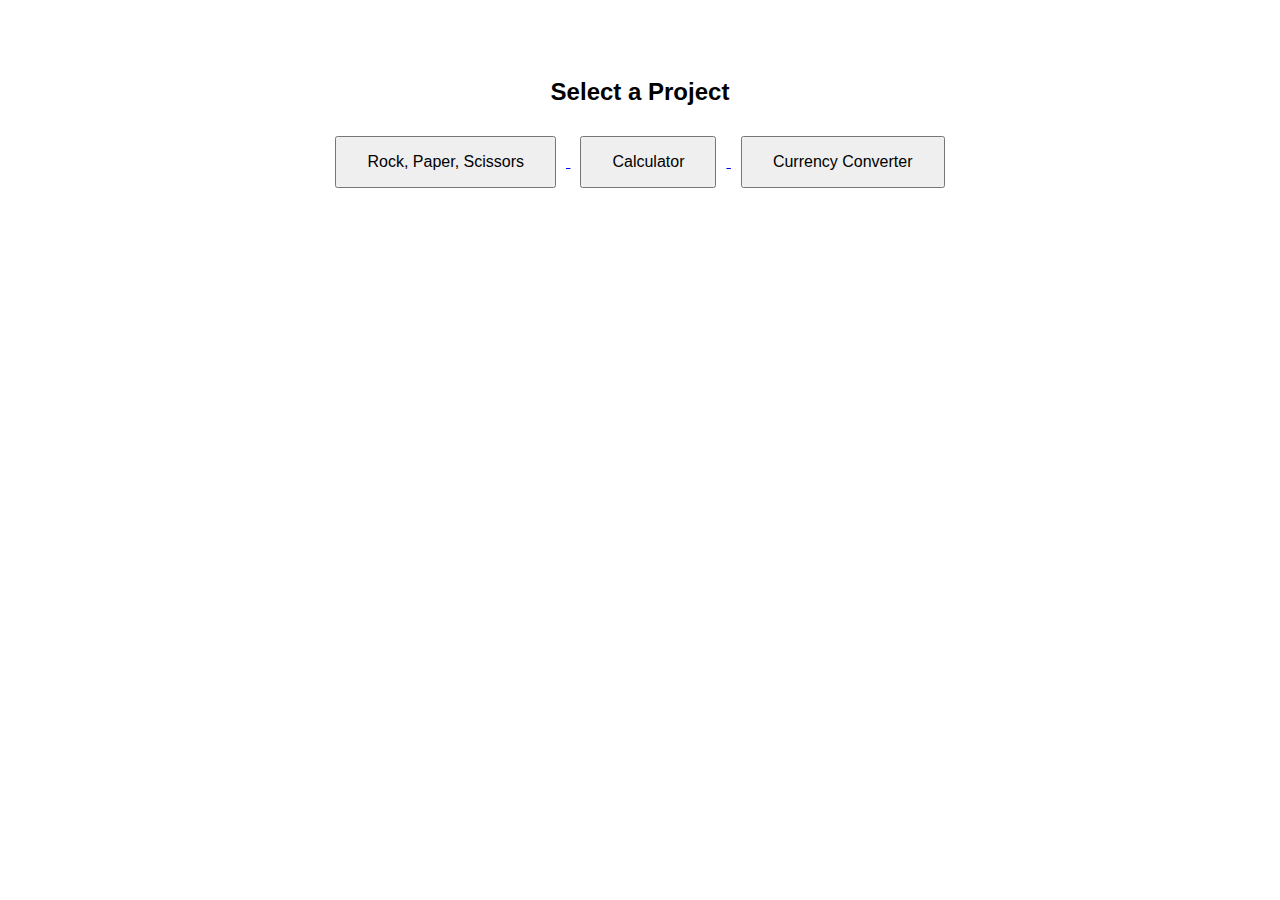
<file: index.html>
<!DOCTYPE html>
<html lang="en">
<head>
    <meta charset="UTF-8">
    <meta name="viewport" content="width=device-width, initial-scale=1.0">
    <title>My Practice Projects</title>
    <style>
        body {
            font-family: Arial, sans-serif;
            text-align: center;
            padding: 50px;
        }
        button {
            margin: 10px;
            padding: 15px 30px;
            font-size: 16px;
            cursor: pointer;
        }
    </style>
</head>
<body>
    <h2>Select a Project</h2>

    <!-- Rock, Paper, Scissors Project Button -->
    <a href="./RPS/index.html">
        <button>Rock, Paper, Scissors</button>
    </a>

    <!-- Calculator Project Button -->
    <a href="./Calculator/index.html">
        <button>Calculator</button>
    </a>

    <!-- Currency Converter Project Button -->
    <a href="./Converter/index.html">
        <button>Currency Converter</button>
    </a>
</body>
</html>
</file>
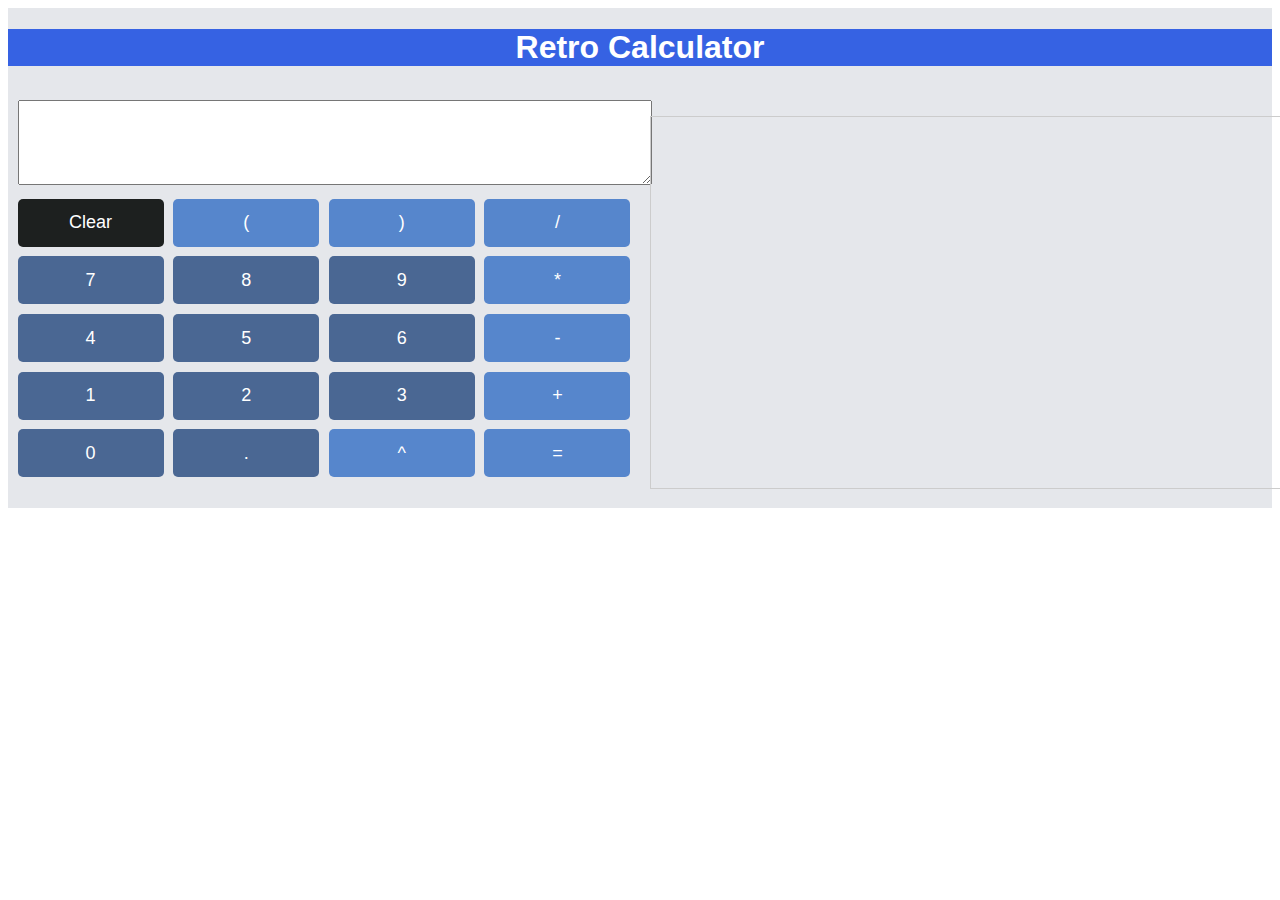
<file: Calculator/index.html>
<!-- 
Rashaan Lightpool
Class Project: Calculator WebApp
SD 230 - Professor Stuart, WCC
11/06/2023

This is a calculator web app that will allow the user to input numbers and 
operators to calculate a result.
I chose to use buttons instead of keyboard input because it easier to guarantee 
that the user will only input numbers and operators.
 -->

<!DOCTYPE html>
<html lang="en">
  <head>
    <meta charset="UTF-8" />
    <meta name="viewport" content="width=device-width, initial-scale=1.0" />
    <link rel="stylesheet" href="styles.css" />
    <title>Calculator WebApp</title>
  </head>

  <body>
    <div class="calculator">
      <h1>Retro Calculator</h1>
      <div class="content">
        <div class="left-column">
          <textarea id="display" readonly></textarea>
          <div class="buttons">
            <button class="clear">Clear</button>
            <button class="operator">(</button>
            <button class="operator">)</button>
            <button class="operator">/</button>
            <button class="number">7</button>
            <button class="number">8</button>
            <button class="number">9</button>
            <button class="operator">*</button>
            <button class="number">4</button>
            <button class="number">5</button>
            <button class="number">6</button>
            <button class="operator">-</button>
            <button class="number">1</button>
            <button class="number">2</button>
            <button class="number">3</button>
            <button class="operator">+</button>
            <button class="number">0</button>
            <button class="decimal">.</button>
            <button class="operator">^</button>
            <button class="operator">=</button>
          </div>
        </div>
        <div class="right-column">
          <div class="history">
            <ul id="history" readonly></ul>
          </div>
        </div>
      </div>
    </div>

    <script src="script.js"></script>
  </body>
</html>
</file>
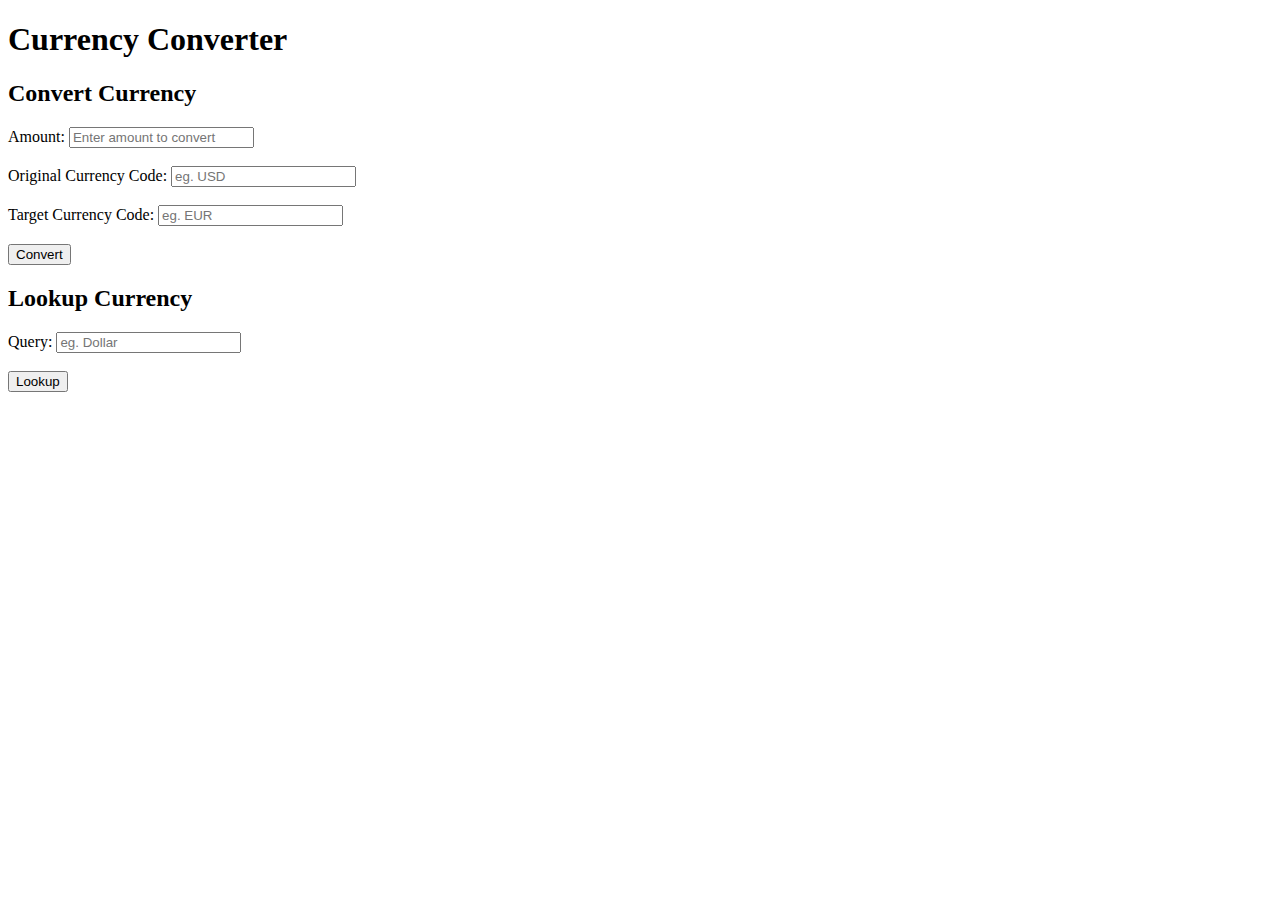
<file: Converter/index.html>
<!-- 
Rashaan Lightpool
Project 1: Currency Converter WebApp
SD 230 - Professor Stuart, WCC
10/16/2023

This is a currency converter web app that allows the user to convert between
currencies and look up currencies.
I would like to add drop down menus for the currency codes to make it easier
for the user to input the correct currency code.
-->

<!DOCTYPE html>
<html lang="en">
<head>
    <meta charset="UTF-8">
    <title>Currency Converter</title>
    
</head>
<body>
    <h1>Currency Converter</h1>

    <!-- Currency conversion section -->
    <h2>Convert Currency</h2>
    <label>
        Amount:
        <input type="number" id="amount" placeholder="Enter amount to convert">
    </label>
    <br><br>
    <label>
        Original Currency Code:
        <input type="text" id="baseCurrency" placeholder="eg. USD">
    </label>
    <br><br>
    <label>
        Target Currency Code:
        <input type="text" id="targetCurrency" placeholder="eg. EUR">
    </label>
    <br><br>
    <button onclick="convertCurrency(document.getElementById('amount').value , document.getElementById('baseCurrency').value , document.getElementById('targetCurrency').value)">Convert</button>
    <div class="result" id="conversionResult"></div>

    <!-- Currency lookup section -->
    <h2>Lookup Currency</h2>
    <label>
        Query:
        <input type="text" id="currencyQuery" placeholder="eg. Dollar">
    </label>
    <br><br>
    <button onclick="lookupCurrency(document.getElementById('currencyQuery').value)">Lookup</button>
    <div class="result" id="lookupResult"></div>

    <!-- JavaScript -->
    <script src="script.js"></script>

</body>
</html>
</file>
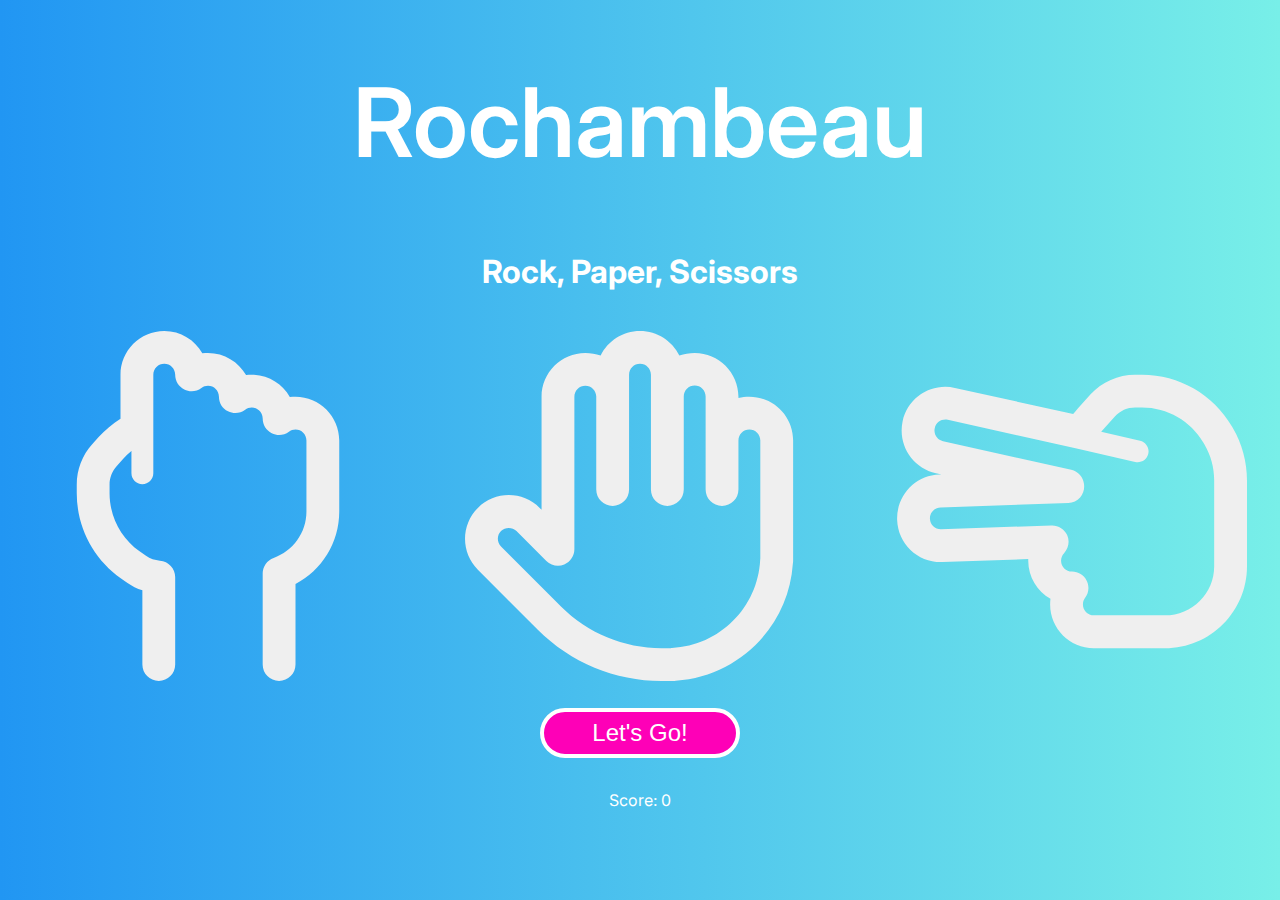
<file: RPS/index.html>
<!-- 
Rashaan Lightpool
Project 1: Rock, Paper, Scissors WebApp
SD 235 - Professor Stuart, WCC
10/16/2023
-->

<!DOCTYPE html>
<html lang="en">
  <head>
    <meta charset="utf-8" />
    <meta name="viewport" content="width=device-width, initial-scale=1.0" />
    <link rel="stylesheet" href="css/styles.css" />
    <link rel="preconnect" href="https://fonts.googleapis.com">
    <link rel="preconnect" href="https://fonts.gstatic.com" crossorigin>
    <link href="https://fonts.googleapis.com/css2?family=Inter:wght@600;700&display=swap" rel="stylesheet">
    <title>Rock, Paper, Scissors</title>
  </head>
  <body class="game-container">
    <h1 class="game-title">Rochambeau</h1>
    <div class="game-display">Rock, Paper, Scissors</div>
    <div class="choice-container">
      <div class="choice" id="rock">
        <svg
          xmlns="http://www.w3.org/2000/svg"
          height="1em"
          viewBox="0 0 448 512"
          class="choice-image"
        >
          <!--! Font Awesome Free 6.4.2 by @fontawesome - https://fontawesome.com License - https://fontawesome.com/license (Commercial License) Copyright 2023 Fonticons, Inc. -->
          <path
            fill="currentColor"
            d="M144 64c0-8.8 7.2-16 16-16s16 7.2 16 16c0 9.1 5.1 17.4 13.3 21.5s17.9 3.2 25.1-2.3c2.7-2 6-3.2 9.6-3.2c8.8 0 16 7.2 16 16c0 9.1 5.1 17.4 13.3 21.5s17.9 3.2 25.1-2.3c2.7-2 6-3.2 9.6-3.2c8.8 0 16 7.2 16 16c0 9.1 5.1 17.4 13.3 21.5s17.9 3.2 25.1-2.3c2.7-2 6-3.2 9.6-3.2c8.8 0 16 7.2 16 16V264c0 31.3-20 58-48 67.9c-9.6 3.4-16 12.5-16 22.6V488c0 13.3 10.7 24 24 24s24-10.7 24-24V370.2c38-20.1 64-60.1 64-106.2V160c0-35.3-28.7-64-64-64c-2.8 0-5.6 .2-8.3 .5C332.8 77.1 311.9 64 288 64c-2.8 0-5.6 .2-8.3 .5C268.8 45.1 247.9 32 224 32c-2.8 0-5.6 .2-8.3 .5C204.8 13.1 183.9 0 160 0C124.7 0 96 28.7 96 64v64.3c-11.7 7.4-22.5 16.4-32 26.9l17.8 16.1L64 155.2l-9.4 10.5C40 181.8 32 202.8 32 224.6v12.8c0 49.6 24.2 96.1 64.8 124.5l13.8-19.7L96.8 361.9l8.9 6.2c6.9 4.8 14.4 8.6 22.3 11.3V488c0 13.3 10.7 24 24 24s24-10.7 24-24V359.9c0-12.6-9.8-23.1-22.4-23.9c-7.3-.5-14.3-2.9-20.3-7.1l-13.1 18.7 13.1-18.7-8.9-6.2C96.6 303.1 80 271.3 80 237.4V224.6c0-9.9 3.7-19.4 10.3-26.8l9.4-10.5c3.8-4.2 7.9-8.1 12.3-11.6V208c0 8.8 7.2 16 16 16s16-7.2 16-16V142.3 128 64z"
          />
        </svg>
      </div>
      <div class="choice" id="paper">
        <svg
          xmlns="http://www.w3.org/2000/svg"
          height="1em"
          viewBox="0 0 512 512"
          class="choice-image"
        >
          <!--! Font Awesome Free 6.4.2 by @fontawesome - https://fontawesome.com License - https://fontawesome.com/license (Commercial License) Copyright 2023 Fonticons, Inc. -->
          <path
            fill="currentColor"
            d="M256 0c-25.3 0-47.2 14.7-57.6 36c-7-2.6-14.5-4-22.4-4c-35.3 0-64 28.7-64 64V261.5l-2.7-2.7c-25-25-65.5-25-90.5 0s-25 65.5 0 90.5L106.5 437c48 48 113.1 75 181 75H296h8c1.5 0 3-.1 4.5-.4c91.7-6.2 165-79.4 171.1-171.1c.3-1.5 .4-3 .4-4.5V160c0-35.3-28.7-64-64-64c-5.5 0-10.9 .7-16 2V96c0-35.3-28.7-64-64-64c-7.9 0-15.4 1.4-22.4 4C303.2 14.7 281.3 0 256 0zM240 96.1c0 0 0-.1 0-.1V64c0-8.8 7.2-16 16-16s16 7.2 16 16V95.9c0 0 0 .1 0 .1V232c0 13.3 10.7 24 24 24s24-10.7 24-24V96c0 0 0 0 0-.1c0-8.8 7.2-16 16-16s16 7.2 16 16v55.9c0 0 0 .1 0 .1v80c0 13.3 10.7 24 24 24s24-10.7 24-24V160.1c0 0 0-.1 0-.1c0-8.8 7.2-16 16-16s16 7.2 16 16V332.9c-.1 .6-.1 1.3-.2 1.9c-3.4 69.7-59.3 125.6-129 129c-.6 0-1.3 .1-1.9 .2H296h-8.5c-55.2 0-108.1-21.9-147.1-60.9L52.7 315.3c-6.2-6.2-6.2-16.4 0-22.6s16.4-6.2 22.6 0L119 336.4c6.9 6.9 17.2 8.9 26.2 5.2s14.8-12.5 14.8-22.2V96c0-8.8 7.2-16 16-16c8.8 0 16 7.1 16 15.9V232c0 13.3 10.7 24 24 24s24-10.7 24-24V96.1z"
          />
        </svg>
      </div>
      <div class="choice" id="scissors">
        <svg
          xmlns="http://www.w3.org/2000/svg"
          height="1em"
          viewBox="0 0 512 512"
            class="choice-image"
        >
          <!--! Font Awesome Free 6.4.2 by @fontawesome - https://fontawesome.com License - https://fontawesome.com/license (Commercial License) Copyright 2023 Fonticons, Inc. -->
          <path
            fill="currentColor"
            d="M.2 276.3c-1.2-35.3 26.4-65 61.7-66.2l3.3-.1L57 208.1C22.5 200.5 .7 166.3 8.3 131.8S50.2 75.5 84.7 83.2l173 38.3c2.3-2.9 4.7-5.7 7.1-8.5l18.4-20.3C299.9 74.5 323.5 64 348.3 64l10.2 0c54.1 0 104.1 28.7 131.3 75.4l1.5 2.6c13.6 23.2 20.7 49.7 20.7 76.6L512 344c0 66.3-53.7 120-120 120l-8 0-96 0c-35.3 0-64-28.7-64-64c0-2.8 .2-5.6 .5-8.3c-19.4-11-32.5-31.8-32.5-55.7c0-.8 0-1.6 0-2.4L66.4 338c-35.3 1.2-65-26.4-66.2-61.7zm63.4-18.2c-8.8 .3-15.7 7.7-15.4 16.5s7.7 15.7 16.5 15.4l161.5-5.6c9.8-.3 18.7 5.3 22.7 14.2s2.2 19.3-4.5 26.4c-2.8 2.9-4.4 6.7-4.4 11c0 8.8 7.2 16 16 16c9.1 0 17.4 5.1 21.5 13.3s3.2 17.9-2.3 25.1c-2 2.7-3.2 6-3.2 9.6c0 8.8 7.2 16 16 16l96 0 8 0c39.8 0 72-32.2 72-72l0-125.4c0-18.4-4.9-36.5-14.2-52.4l-1.5-2.6c-18.6-32-52.8-51.6-89.8-51.6l-10.2 0c-11.3 0-22 4.8-29.6 13.1l-17.5-15.9 17.5 15.9-18.4 20.3c-.6 .6-1.1 1.3-1.7 1.9l57 13.2c8.6 2 14 10.6 12 19.2s-10.6 14-19.2 12l-85.6-19.7L74.3 130c-8.6-1.9-17.2 3.5-19.1 12.2s3.5 17.2 12.2 19.1l187.5 41.6c10.2 2.3 17.8 10.9 18.7 21.4l.1 1c.6 6.6-1.5 13.1-5.8 18.1s-10.6 7.9-17.2 8.2L63.6 258.1z"
          />
        </svg>
      </div>
    </div>
    <div class="game-bottom">
      <button class="start-button">Let's Go!</button>
      <div class="score-text">Score: 0</div>
    </div>
    <script src="script.js"></script>
  </body>
</html>
</file>
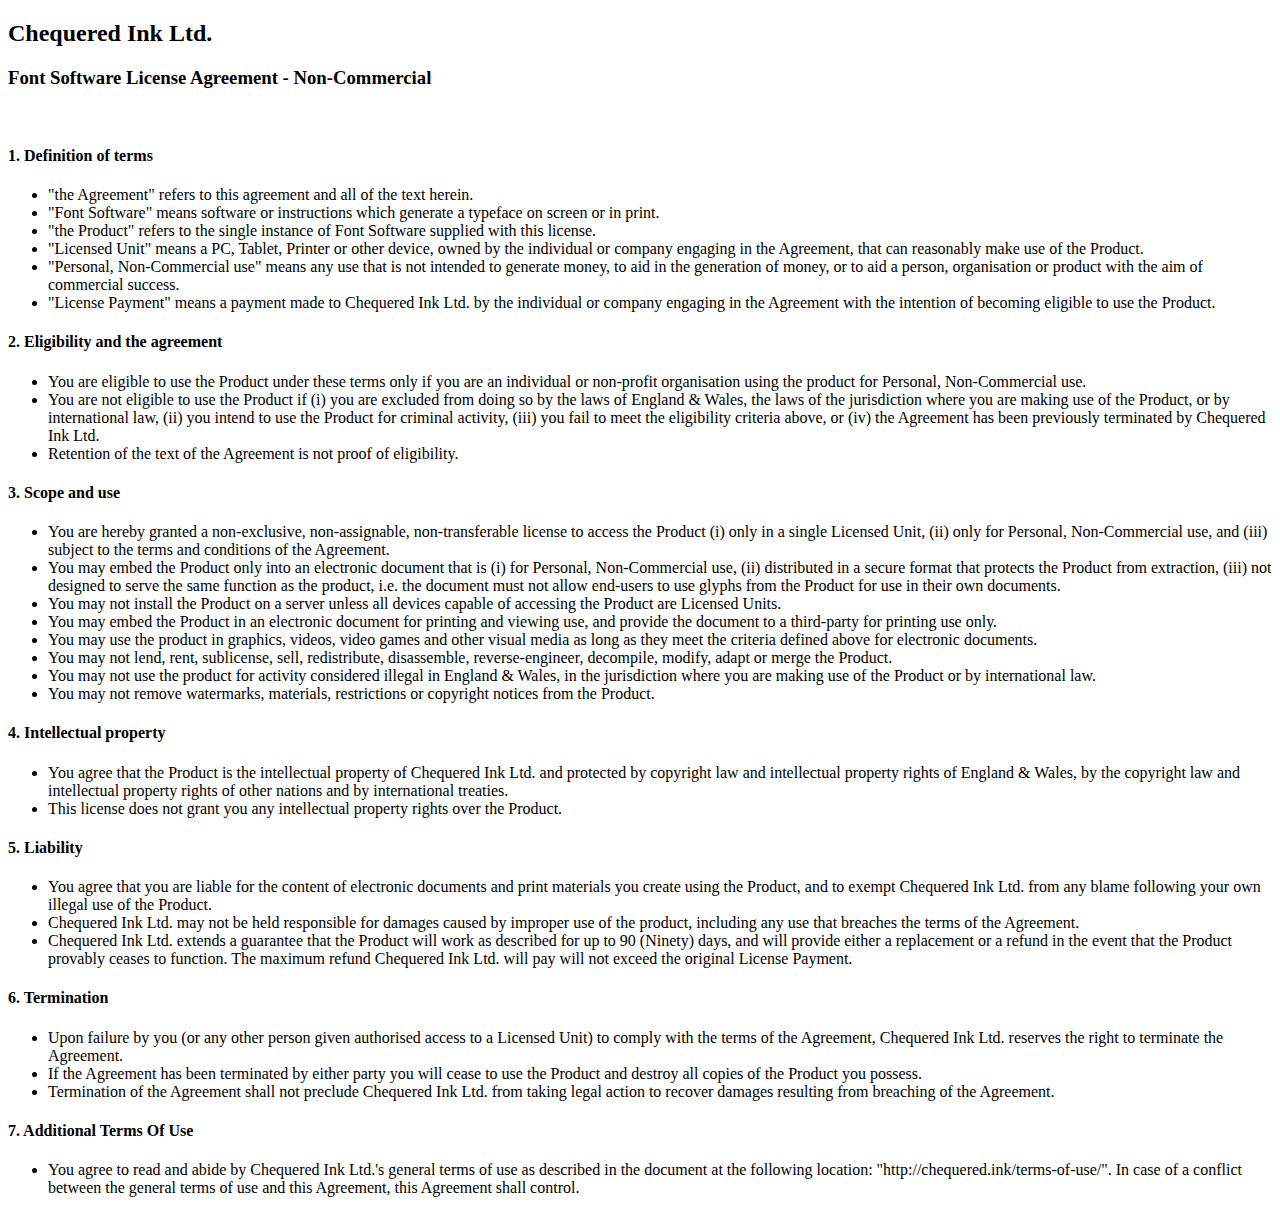
<file: Calculator/fonts/nineteen-ninety-three-font/misc/FSLA_NonCommercial_License-4726.html>
<!DOCTYPE html>
<html>
<head>
<title>Font Software License Agreement - Non-Commercial</title>
</head>
<body>
<h2>Chequered Ink Ltd.</h2>
<h3>Font Software License Agreement - Non-Commercial</h3><br/>
<h4>1. Definition of terms</h4>
<ul>
<li>"the Agreement" refers to this agreement and all of the text herein.</li>
<li>"Font Software" means software or instructions which generate a typeface on screen or in print.</li>
<li>"the Product" refers to the single instance of Font Software supplied with this license.</li>
<li>"Licensed Unit" means a PC, Tablet, Printer or other device, owned by the individual or company engaging in the Agreement, that can reasonably make use of the Product.</li>
<li>"Personal, Non-Commercial use" means any use that is not intended to generate money, to aid in the generation of money, or to aid a person, organisation or product with the aim of commercial success.</li>
<li>"License Payment" means a payment made to Chequered Ink Ltd. by the individual or company engaging in the Agreement with the intention of becoming eligible to use the Product.</li>
</ul>

<h4>2. Eligibility and the agreement</h4>
<ul>
<li>You are eligible to use the Product under these terms only if you are an individual or non-profit organisation using the product for Personal, Non-Commercial use.</li>
<li>You are not eligible to use the Product if (i) you are excluded from doing so by the laws of England & Wales, the laws of the jurisdiction where you are making use of the Product, or by international law, (ii) you intend to use the Product for criminal activity, (iii) you fail to meet the eligibility criteria above, or (iv) the Agreement has been previously terminated by Chequered Ink Ltd.</li>
<li>Retention of the text of the Agreement is not proof of eligibility.</li>
</ul>

<h4>3. Scope and use</h4>
<ul>
<li>You are hereby granted a non-exclusive, non-assignable, non-transferable license to access the Product (i) only in a single Licensed Unit, (ii) only for Personal, Non-Commercial use, and (iii) subject to the terms and conditions of the Agreement.</li>
<li>You may embed the Product only into an electronic document that is (i) for Personal, Non-Commercial use, (ii) distributed in a secure format that protects the Product from extraction, (iii) not designed to serve the same function as the product, i.e. the document must not allow end-users to use glyphs from the Product for use in their own documents.</li>
<li>You may not install the Product on a server unless all devices capable of accessing the Product are Licensed Units.</li>
<li>You may embed the Product in an electronic document for printing and viewing use, and provide the document to a third-party for printing use only.</li>
<li>You may use the product in graphics, videos, video games and other visual media as long as they meet the criteria defined above for electronic documents.</li>
<li>You may not lend, rent, sublicense, sell, redistribute, disassemble, reverse-engineer, decompile, modify, adapt or merge the Product.</li>
<li>You may not use the product for activity considered illegal in England & Wales, in the jurisdiction where you are making use of the Product or by international law.</li>
<li>You may not remove watermarks, materials, restrictions or copyright notices from the Product.</li>
</ul>

<h4>4. Intellectual property</h4>
<ul>
<li>You agree that the Product is the intellectual property of Chequered Ink Ltd. and protected by copyright law and intellectual property rights of England & Wales, by the copyright law and intellectual property rights of other nations and by international treaties.</li>
<li>This license does not grant you any intellectual property rights over the Product.</li>
</ul>

<h4>5. Liability</h4>
<ul>
<li>You agree that you are liable for the content of electronic documents and print materials you create using the Product, and to exempt Chequered Ink Ltd. from any blame following your own illegal use of the Product.</li>
<li>Chequered Ink Ltd. may not be held responsible for damages caused by improper use of the product, including any use that breaches the terms of the Agreement.</li>
<li>Chequered Ink Ltd. extends a guarantee that the Product will work as described for up to 90 (Ninety) days, and will provide either a replacement or a refund in the event that the Product provably ceases to function. The maximum refund Chequered Ink Ltd. will pay will not exceed the original License Payment.</li>
</ul>

<h4>6. Termination</h4>
<ul>
<li>Upon failure by you (or any other person given authorised access to a Licensed Unit) to comply with the terms of the Agreement, Chequered Ink Ltd. reserves the right to terminate the Agreement.</li>
<li>If the Agreement has been terminated by either party you will cease to use the Product and destroy all copies of the Product you possess.</li>
<li>Termination of the Agreement shall not preclude Chequered Ink Ltd. from taking legal action to recover damages resulting from breaching of the Agreement.</li>
</ul>

<h4>7. Additional Terms Of Use</h4>
<ul>
<li>You agree to read and abide by Chequered Ink Ltd.'s general terms of use as described in the document at the following location: "http://chequered.ink/terms-of-use/". In case of a conflict between the general terms of use and this Agreement, this Agreement shall control.</li>
</ul>
</body>
</html>
</file>
<file: Calculator/styles.css>
body {
  height: 100%;
  justify-content: center;
  align-items: center;
    display: flex;
  font-family: 'Arial', sans-serif;
}

@font-face {
    font-family: 'GamePixies';
    src: url(./fonts/gamepixies-font/Gamepixies-8MO6n.ttf);
}

@font-face {
    font-family: 'SF';
    src: url(./fonts/sf-pixelate-font/SfPixelate-wBgw.ttf);
}

@font-face {
    font-family: 'Times Square';
    src: url(./fonts/times-square-font/TimesSquare-m105.ttf);
}

@font-face {
    font-family: 'Ticketing';
    src: url(./fonts/ticketing-font/Ticketing-jJB0.ttf);
}

.calculator {
   
    background-color: #e5e7eb;
    width: 100%;
}

h1{
    text-align: center;
    margin-bottom: 1.5rem;
    color: white;
    background-color: #3662e3;
}

.content {
    display: flex;
}

.left-column, .right-column {
    flex: 1;
    padding: .6rem;
    box-sizing: border-box;
}

#display {
    width: 100%;
    height: 4rem;
    padding: .6rem;
    font-size: 2rem;
    text-align: right;
    margin-bottom: .6rem;
    font-family: 'Times Square', sans-serif;
}

#history {
    width: 100%;
    height: calc(4rem + 5 *(3rem + .6rem));
    padding: .6rem;
    font-size: 1rem;
    text-align: right;
    overflow-y: scroll;
    margin-bottom: .6rem;
    border: .1rem solid #ccc;
}

.buttons {
    display: grid;
    grid-template-columns: repeat(4, 1fr);
    grid-gap: .6rem;
    
}

button {
    height: 3rem;
    font-size: 1.125rem;
    border: none;
    border-radius: .3125rem;
    cursor: pointer;
    color: white;
}

button.number, button.decimal {
    background-color: #4A6793
}

button.operator {
    background-color: #5686cc;
}

button.clear {
    background-color: #1d201f;
}

button:hover {
    opacity: 0.9;
}
</file>
<file: RPS/css/styles.css>
body { 
    margin: 0; 
    padding: 0;
    font-family: 'Inter', sans-serif;
}

.game-container {
    display: flex;
    flex-direction: column;
    align-items: center;
    justify-content: space-between;
    height: 90vh;
    background: linear-gradient(to right, #2196f3, #78efe8);
    color: white;
}

.game-title {
    font-size: 6rem;
    font-weight: 600;
    text-align: center; 
}

.game-display {
    font-size: 2rem;
    font-weight: 700;
    text-align: center;
}

.win-text {
    color: #fe00b7
}

.lose-text {
    color: #DBFEB7;
}

.choice-container {
    display: flex;
    justify-content: center;
    gap: 2rem;
    margin: 1rem;
    margin-top: 2rem;
}

.choice {
    cursor: pointer;
    transition: transform 0.2s;
}

.choice:hover {
    transform: scale(1.1);
}

.choice-image {
    width: 400px;
    height: 350px;
    color: #efefef; 
}

.active-choice .choice-image {
    color: #ffffff;
}

.user-choice .choice-image {
    color: #fe00b7;
}

.computer-choice .choice-image {
    color: #DBFEB7;
}

.computer-choice.user-choice .choice-image {
    color: #da89b2;
}

.game-bottom {
    display: flex;
    flex-direction: column;
    align-items: center;
    gap: 1rem;
}

.start-button {
    display: inline-flex;
    justify-content: center;
    align-items: center;
    width: 200px;
    height: 50px;
    border: white 4px solid;
    border-radius: 2rem;
    font-weight: medium;
    font-size: 1.5rem;
    background-color: #fe00b7;
    color: white;
    cursor: pointer;
    transition: background-color 0.2s;
    margin-bottom: 1rem;
}

.start-button:hover {
    background-color: #78efe8;
}

.score-text {
    font-size: 1rem;
    color: white;
}
</file>
